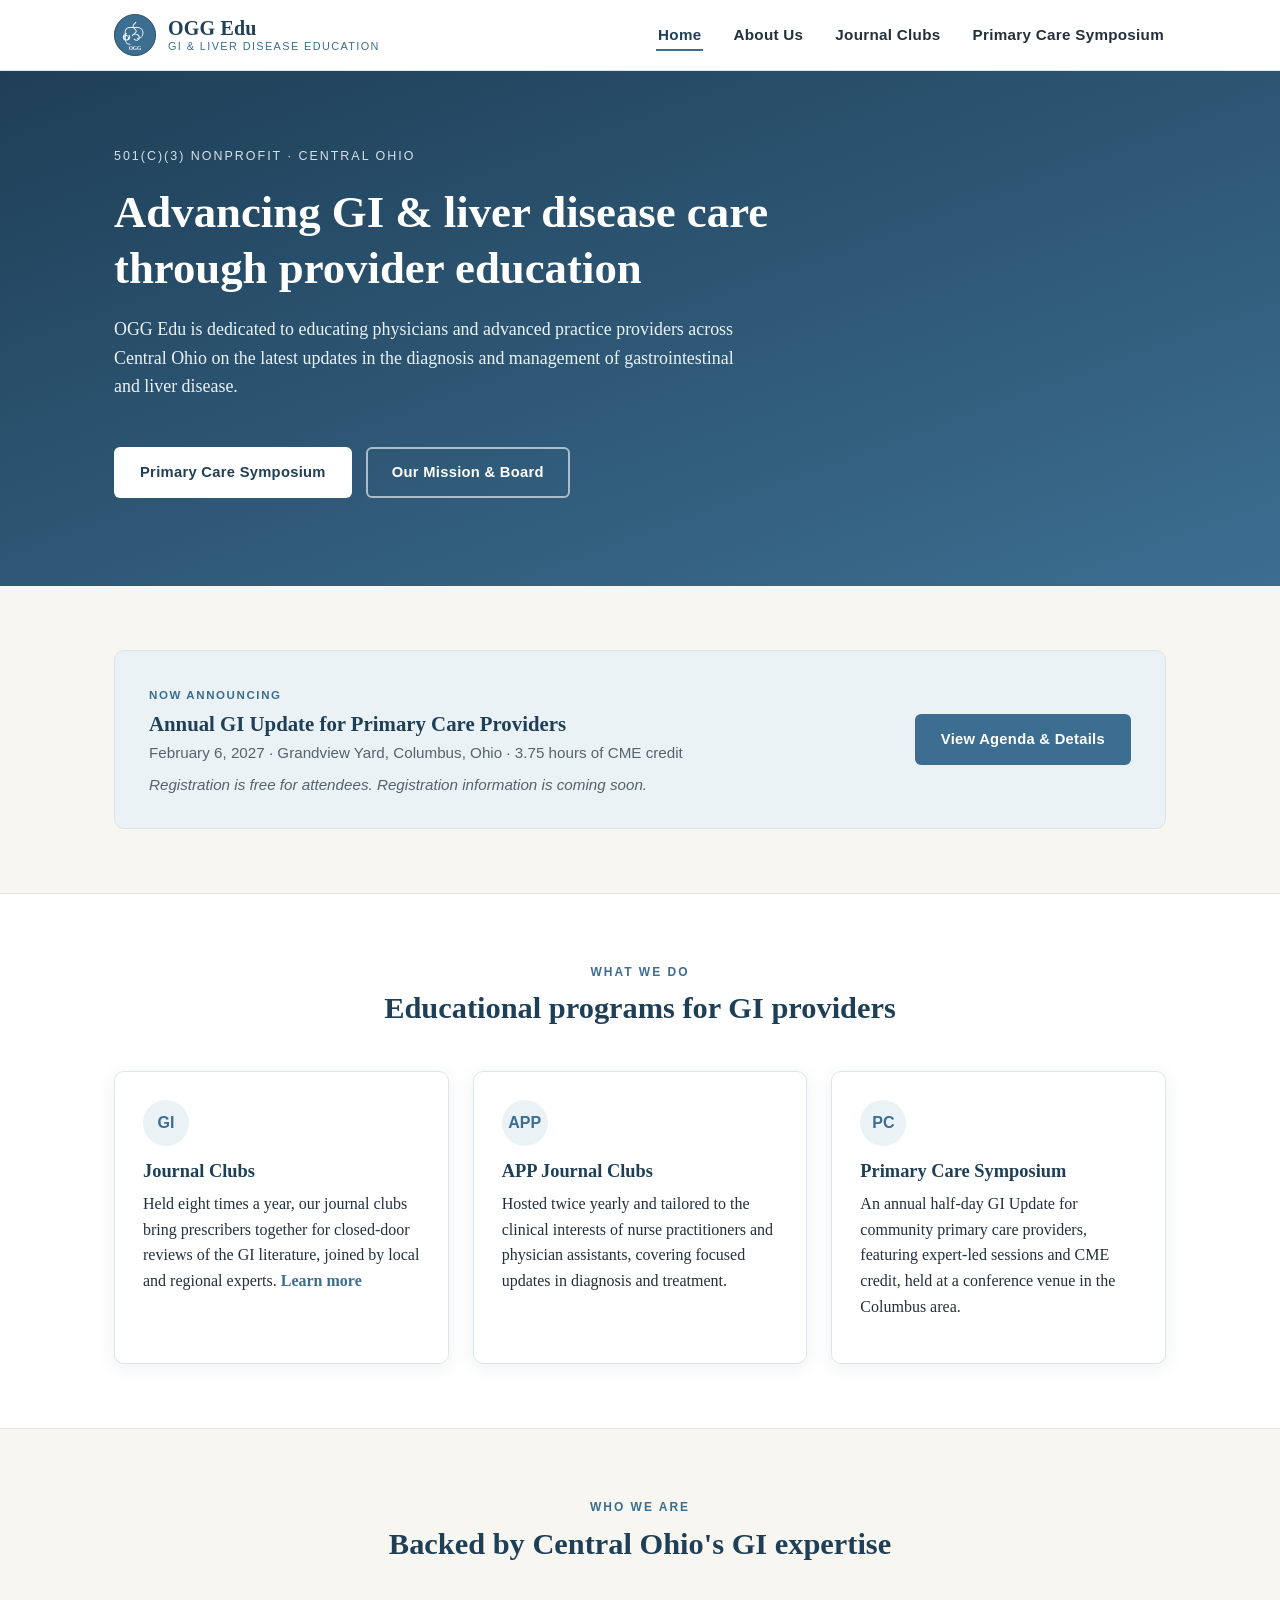
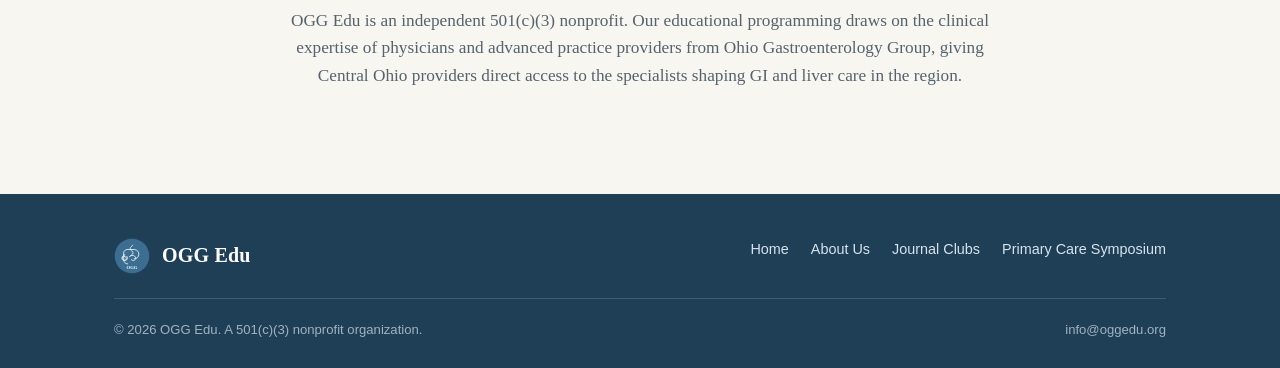
<file: index.html>
<!DOCTYPE html>
<html lang="en">
<head>
<meta charset="UTF-8" />
<meta name="viewport" content="width=device-width, initial-scale=1.0" />
<title>OGG Edu — GI &amp; Liver Disease Education for Central Ohio Providers</title>
<meta name="description" content="OGG Edu is a 501(c)(3) nonprofit dedicated to educating providers in Central Ohio on the latest updates in GI and liver disease care." />
<link rel="icon" href="assets/logo.svg" type="image/svg+xml" />
<link rel="stylesheet" href="styles.css" />
</head>
<body>

<header class="site-header">
  <div class="container">
    <a class="brand" href="index.html" style="text-decoration:none;">
      <img src="assets/logo.svg" alt="OGG Edu logo" />
      <span class="brand-text">
        <span class="org-name">OGG Edu</span>
        <span class="org-tagline">GI &amp; Liver Disease Education</span>
      </span>
    </a>
    <nav class="main-nav">
      <ul>
        <li><a href="index.html" class="active">Home</a></li>
        <li><a href="about.html">About Us</a></li>
        <li><a href="journal-clubs.html">Journal Clubs</a></li>
        <li><a href="symposium.html">Primary Care Symposium</a></li>
      </ul>
    </nav>
  </div>
</header>

<section class="hero">
  <div class="container">
    <span class="eyebrow">501(c)(3) Nonprofit &middot; Central Ohio</span>
    <h1>Advancing GI &amp; liver disease care through provider education</h1>
    <p class="lede">OGG Edu is dedicated to educating physicians and advanced practice providers across Central Ohio on the latest updates in the diagnosis and management of gastrointestinal and liver disease.</p>
    <div class="cta-row">
      <a class="btn btn-primary" href="symposium.html">Primary Care Symposium</a>
      <a class="btn btn-outline" href="about.html">Our Mission &amp; Board</a>
    </div>
  </div>
</section>

<section>
  <div class="container">
    <div class="callout">
      <div class="callout-text">
        <span class="label">Now Announcing</span>
        <h3>Annual GI Update for Primary Care Providers</h3>
        <p>February 6, 2027 &middot; Grandview Yard, Columbus, Ohio &middot; 3.75 hours of CME credit</p>
        <p style="margin-top:8px;font-style:italic;color:var(--ink-soft);">Registration is free for attendees. Registration information is coming soon.</p>
      </div>
      <a class="btn btn-solid" href="symposium.html">View Agenda &amp; Details</a>
    </div>
  </div>
</section>

<section class="alt">
  <div class="container">
    <div class="section-heading">
      <span class="eyebrow">What We Do</span>
      <h2>Educational programs for GI providers</h2>
    </div>
    <div class="grid-3">
      <div class="card">
        <div class="icon-badge">GI</div>
        <h3>Journal Clubs</h3>
        <p>Held eight times a year, our journal clubs bring prescribers together for closed-door reviews of the GI literature, joined by local and regional experts. <a href="journal-clubs.html" style="color:var(--blue);font-weight:700;">Learn more</a></p>
      </div>
      <div class="card">
        <div class="icon-badge">APP</div>
        <h3>APP Journal Clubs</h3>
        <p>Hosted twice yearly and tailored to the clinical interests of nurse practitioners and physician assistants, covering focused updates in diagnosis and treatment.</p>
      </div>
      <div class="card">
        <div class="icon-badge">PC</div>
        <h3>Primary Care Symposium</h3>
        <p>An annual half-day GI Update for community primary care providers, featuring expert-led sessions and CME credit, held at a conference venue in the Columbus area.</p>
      </div>
    </div>
  </div>
</section>

<section>
  <div class="container">
    <div class="section-heading">
      <span class="eyebrow">Who We Are</span>
      <h2>Backed by Central Ohio's GI expertise</h2>
    </div>
    <p style="max-width:700px;margin:0 auto;text-align:center;font-size:1.08rem;color:var(--ink-soft);">OGG Edu is an independent 501(c)(3) nonprofit. Our educational programming draws on the clinical expertise of physicians and advanced practice providers from Ohio Gastroenterology Group, giving Central Ohio providers direct access to the specialists shaping GI and liver care in the region.</p>
  </div>
</section>

<footer class="site-footer">
  <div class="container">
    <div class="footer-top">
      <a class="brand" href="index.html" style="text-decoration:none;">
        <img src="assets/logo.svg" alt="OGG Edu logo" style="width:36px;height:36px;" />
        <span class="brand-text">
          <span class="org-name">OGG Edu</span>
        </span>
      </a>
      <nav>
        <ul>
          <li><a href="index.html">Home</a></li>
          <li><a href="about.html">About Us</a></li>
          <li><a href="journal-clubs.html">Journal Clubs</a></li>
        <li><a href="symposium.html">Primary Care Symposium</a></li>
        </ul>
      </nav>
    </div>
    <div class="footer-bottom">
      <span>&copy; 2026 OGG Edu. A 501(c)(3) nonprofit organization.</span>
      <span><!-- TODO: replace with real contact email -->info@oggedu.org</span>
    </div>
  </div>
</footer>

</body>
</html>
</file>
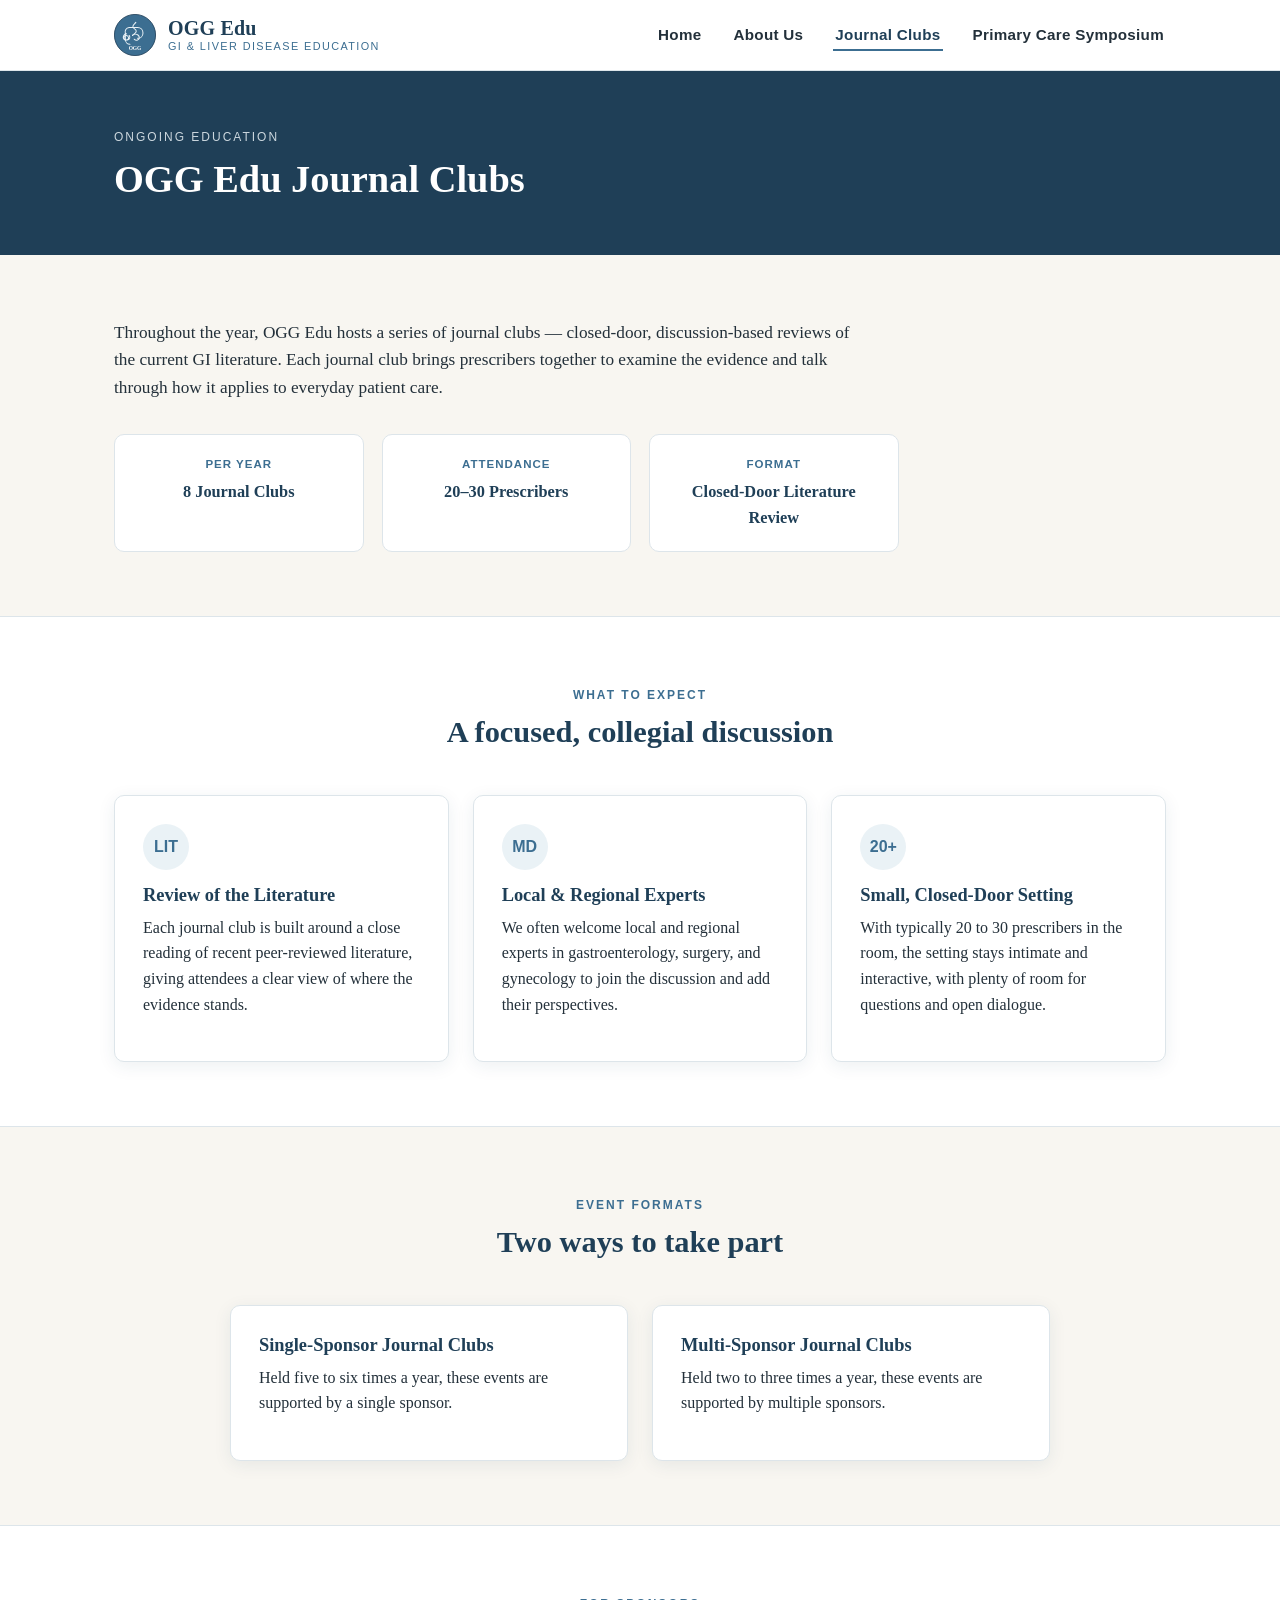
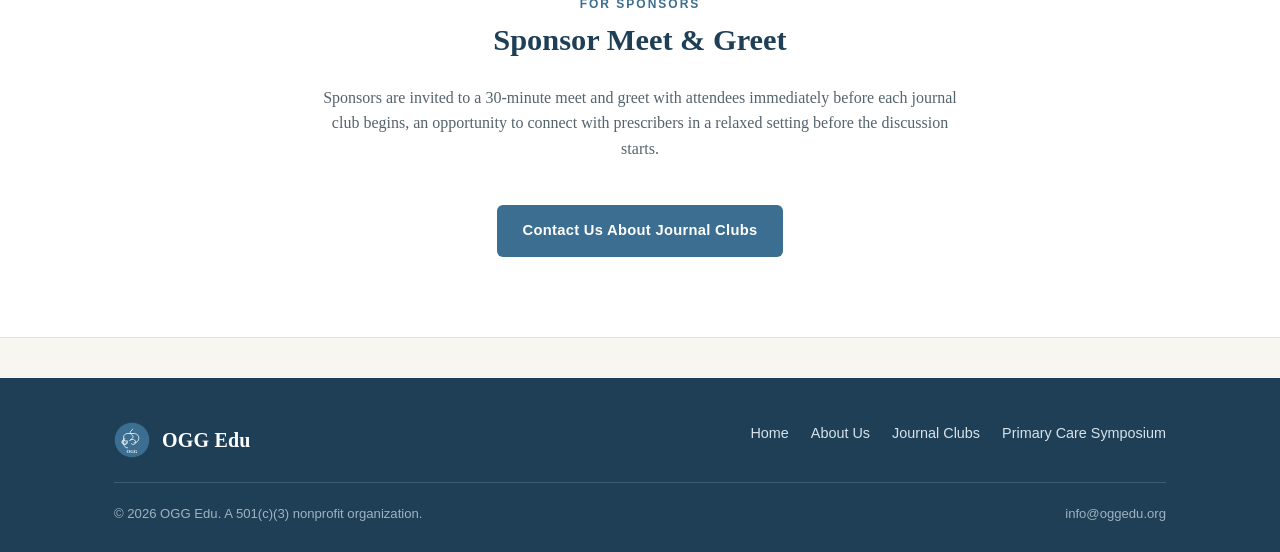
<file: journal-clubs.html>
<!DOCTYPE html>
<html lang="en">
<head>
<meta charset="UTF-8" />
<meta name="viewport" content="width=device-width, initial-scale=1.0" />
<title>Journal Clubs — OGG Edu</title>
<meta name="description" content="OGG Edu hosts eight GI journal clubs each year: closed-door reviews of the literature with local and regional experts, attended by 20 to 30 prescribers." />
<link rel="icon" href="assets/logo.svg" type="image/svg+xml" />
<link rel="stylesheet" href="styles.css" />
</head>
<body>

<header class="site-header">
  <div class="container">
    <a class="brand" href="index.html" style="text-decoration:none;">
      <img src="assets/logo.svg" alt="OGG Edu logo" />
      <span class="brand-text">
        <span class="org-name">OGG Edu</span>
        <span class="org-tagline">GI &amp; Liver Disease Education</span>
      </span>
    </a>
    <nav class="main-nav">
      <ul>
        <li><a href="index.html">Home</a></li>
        <li><a href="about.html">About Us</a></li>
        <li><a href="journal-clubs.html" class="active">Journal Clubs</a></li>
        <li><a href="symposium.html">Primary Care Symposium</a></li>
      </ul>
    </nav>
  </div>
</header>

<div class="page-header">
  <div class="container">
    <span class="eyebrow">Ongoing Education</span>
    <h1>OGG Edu Journal Clubs</h1>
  </div>
</div>

<section>
  <div class="container">
    <p style="max-width:760px;font-size:1.08rem;">Throughout the year, OGG Edu hosts a series of journal clubs &mdash; closed-door, discussion-based reviews of the current GI literature. Each journal club brings prescribers together to examine the evidence and talk through how it applies to everyday patient care.</p>

    <div class="event-details mt-32">
      <div class="detail-item">
        <div class="detail-label">Per Year</div>
        <div class="detail-value">8 Journal Clubs</div>
      </div>
      <div class="detail-item">
        <div class="detail-label">Attendance</div>
        <div class="detail-value">20&ndash;30 Prescribers</div>
      </div>
      <div class="detail-item">
        <div class="detail-label">Format</div>
        <div class="detail-value">Closed-Door Literature Review</div>
      </div>
    </div>
  </div>
</section>

<section class="alt">
  <div class="container">
    <div class="section-heading">
      <span class="eyebrow">What to Expect</span>
      <h2>A focused, collegial discussion</h2>
    </div>
    <div class="grid-3">
      <div class="card">
        <div class="icon-badge">LIT</div>
        <h3>Review of the Literature</h3>
        <p>Each journal club is built around a close reading of recent peer-reviewed literature, giving attendees a clear view of where the evidence stands.</p>
      </div>
      <div class="card">
        <div class="icon-badge">MD</div>
        <h3>Local &amp; Regional Experts</h3>
        <p>We often welcome local and regional experts in gastroenterology, surgery, and gynecology to join the discussion and add their perspectives.</p>
      </div>
      <div class="card">
        <div class="icon-badge">20+</div>
        <h3>Small, Closed-Door Setting</h3>
        <p>With typically 20 to 30 prescribers in the room, the setting stays intimate and interactive, with plenty of room for questions and open dialogue.</p>
      </div>
    </div>
  </div>
</section>

<section>
  <div class="container">
    <div class="section-heading">
      <span class="eyebrow">Event Formats</span>
      <h2>Two ways to take part</h2>
    </div>
    <div class="grid-3" style="grid-template-columns:repeat(auto-fit,minmax(280px,1fr));max-width:820px;margin:0 auto;">
      <div class="card">
        <h3>Single-Sponsor Journal Clubs</h3>
        <p>Held five to six times a year, these events are supported by a single sponsor.</p>
      </div>
      <div class="card">
        <h3>Multi-Sponsor Journal Clubs</h3>
        <p>Held two to three times a year, these events are supported by multiple sponsors.</p>
      </div>
    </div>
  </div>
</section>

<section class="alt">
  <div class="container">
    <div class="section-heading">
      <span class="eyebrow">For Sponsors</span>
      <h2>Sponsor Meet &amp; Greet</h2>
      <p style="max-width:640px;margin:12px auto 0;color:var(--ink-soft);">Sponsors are invited to a 30-minute meet and greet with attendees immediately before each journal club begins, an opportunity to connect with prescribers in a relaxed setting before the discussion starts.</p>
    </div>
    <p class="text-center mt-32">
      <a class="btn btn-solid" href="mailto:info@oggedu.org?subject=Journal%20Club%20Inquiry">Contact Us About Journal Clubs</a>
    </p>
  </div>
</section>

<footer class="site-footer">
  <div class="container">
    <div class="footer-top">
      <a class="brand" href="index.html" style="text-decoration:none;">
        <img src="assets/logo.svg" alt="OGG Edu logo" style="width:36px;height:36px;" />
        <span class="brand-text">
          <span class="org-name">OGG Edu</span>
        </span>
      </a>
      <nav>
        <ul>
          <li><a href="index.html">Home</a></li>
          <li><a href="about.html">About Us</a></li>
          <li><a href="journal-clubs.html">Journal Clubs</a></li>
          <li><a href="symposium.html">Primary Care Symposium</a></li>
        </ul>
      </nav>
    </div>
    <div class="footer-bottom">
      <span>&copy; 2026 OGG Edu. A 501(c)(3) nonprofit organization.</span>
      <span>info@oggedu.org</span>
    </div>
  </div>
</footer>

</body>
</html>
</file>
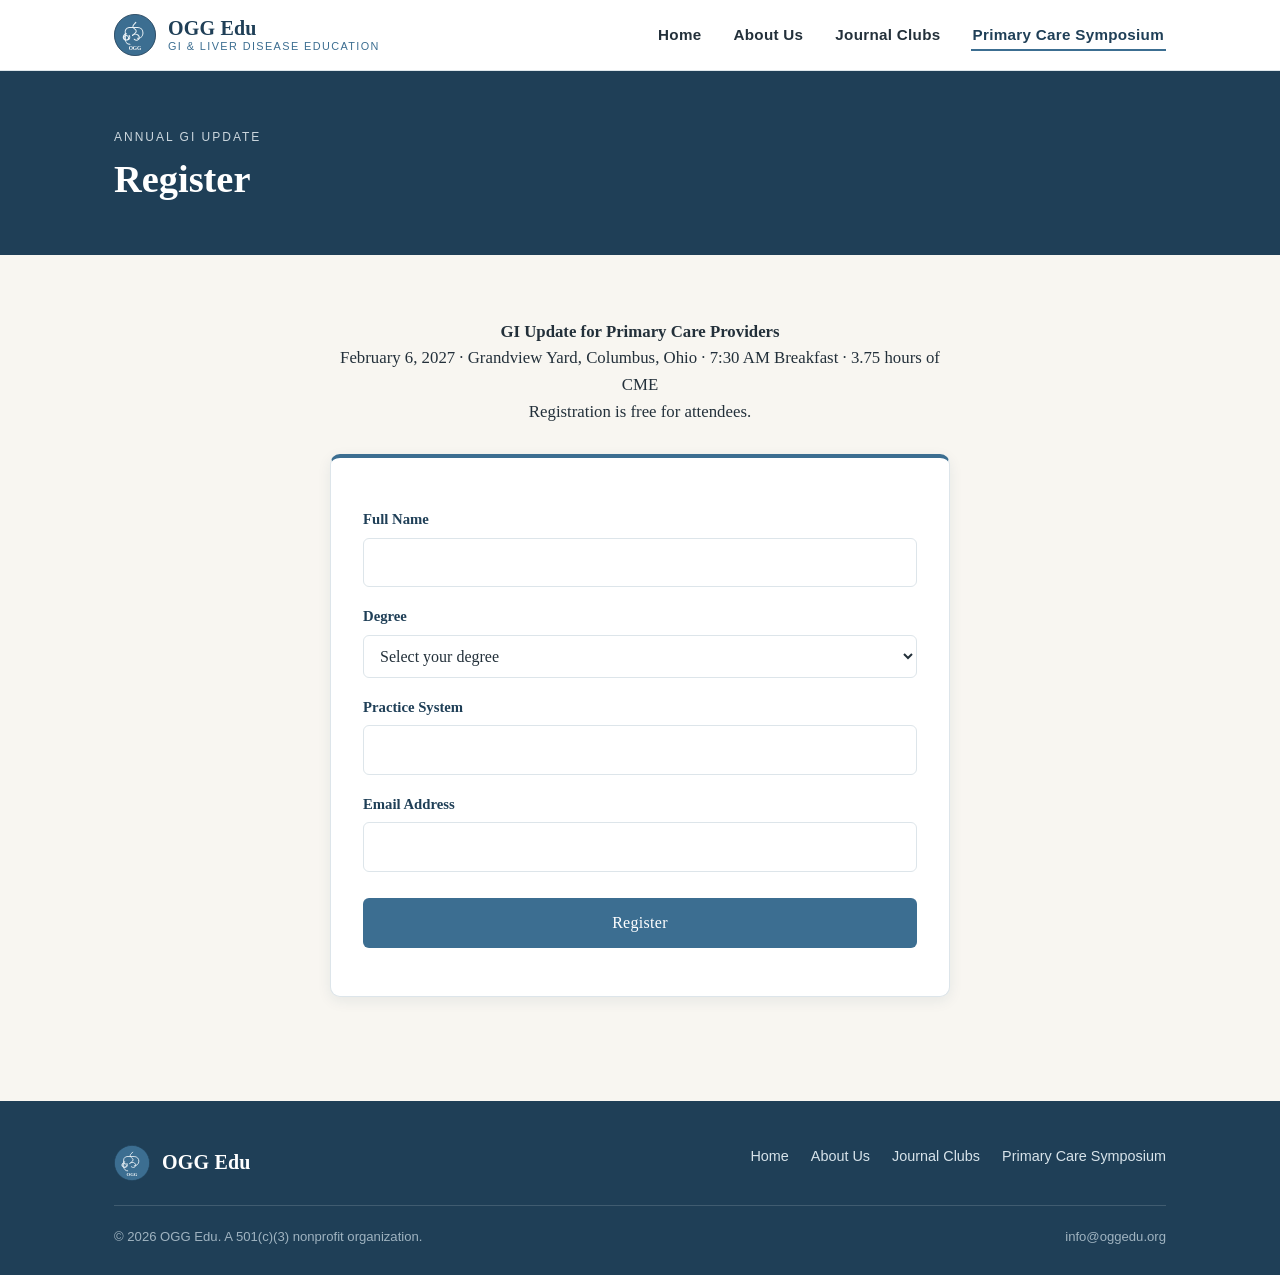
<file: register.html>
<!DOCTYPE html>
<html lang="en">
<head>
<meta charset="UTF-8" />
<meta name="viewport" content="width=device-width, initial-scale=1.0" />
<title>Register — Primary Care Symposium — OGG Edu</title>
<meta name="description" content="Register for the Annual GI Update for Primary Care Providers, February 6, 2027 at Grandview Yard, Columbus, Ohio. Registration is free." />
<link rel="icon" href="assets/logo.svg" type="image/svg+xml" />
<link rel="stylesheet" href="styles.css" />
<style>
  .reg-card { max-width: 620px; margin: 0 auto; background: #fff; border: 1px solid var(--border); border-top: 4px solid var(--blue); border-radius: 10px; padding: 32px; box-shadow: 0 4px 14px rgba(31,63,87,0.08); }
  .reg-card label { display: block; font-weight: 700; color: var(--navy); font-size: 0.92rem; margin: 18px 0 6px; }
  .reg-card input[type=text], .reg-card input[type=email], .reg-card select { width: 100%; padding: 11px 12px; border: 1px solid var(--border); border-radius: 6px; font: inherit; color: var(--ink); background: #fff; }
  .reg-card input:focus, .reg-card select:focus { outline: 2px solid var(--blue-light); border-color: var(--blue); }
  .reg-card .btn { margin-top: 26px; border: 0; cursor: pointer; font: inherit; width: 100%; }
  .hp { position: absolute; left: -9999px; }
  #other-wrap { display: none; }
  #reg-msg { margin-top: 16px; text-align: center; font-weight: 600; }
  #reg-msg.ok { color: #2e7d4f; }
  #reg-msg.err { color: #b3402f; }
</style>
</head>
<body>

<header class="site-header">
  <div class="container">
    <a class="brand" href="index.html" style="text-decoration:none;">
      <img src="assets/logo.svg" alt="OGG Edu logo" />
      <span class="brand-text">
        <span class="org-name">OGG Edu</span>
        <span class="org-tagline">GI &amp; Liver Disease Education</span>
      </span>
    </a>
    <nav class="main-nav">
      <ul>
        <li><a href="index.html">Home</a></li>
        <li><a href="about.html">About Us</a></li>
        <li><a href="journal-clubs.html">Journal Clubs</a></li>
        <li><a href="symposium.html" class="active">Primary Care Symposium</a></li>
      </ul>
    </nav>
  </div>
</header>

<div class="page-header">
  <div class="container">
    <span class="eyebrow">Annual GI Update</span>
    <h1>Register</h1>
  </div>
</div>

<section>
  <div class="container">
    <p class="text-center" style="max-width:620px;margin:0 auto 28px;font-size:1.05rem;">
      <strong>GI Update for Primary Care Providers</strong><br />
      February 6, 2027 &middot; Grandview Yard, Columbus, Ohio &middot; 7:30 AM Breakfast &middot; 3.75 hours of CME<br />
      Registration is free for attendees.
    </p>

    <div class="reg-card">
      <form id="reg-form">
        <input type="text" name="website" class="hp" tabindex="-1" autocomplete="off" />

        <label for="name">Full Name</label>
        <input type="text" id="name" name="Name" required autocomplete="name" />

        <label for="degree">Degree</label>
        <select id="degree" name="Degree" required>
          <option value="" disabled selected>Select your degree</option>
          <option>MD</option>
          <option>DO</option>
          <option>NP</option>
          <option>APP</option>
          <option>Other</option>
        </select>

        <div id="other-wrap">
          <label for="degree-other">Please specify</label>
          <input type="text" id="degree-other" name="Degree (Other)" />
        </div>

        <label for="practice">Practice System</label>
        <input type="text" id="practice" name="Practice System" required />

        <label for="email">Email Address</label>
        <input type="email" id="email" name="email" required autocomplete="email" />

        <button type="submit" class="btn btn-solid" id="submit-btn">Register</button>
        <div id="reg-msg" role="status"></div>
      </form>
    </div>
  </div>
</section>

<footer class="site-footer">
  <div class="container">
    <div class="footer-top">
      <a class="brand" href="index.html" style="text-decoration:none;">
        <img src="assets/logo.svg" alt="OGG Edu logo" style="width:36px;height:36px;" />
        <span class="brand-text"><span class="org-name">OGG Edu</span></span>
      </a>
      <nav>
        <ul>
          <li><a href="index.html">Home</a></li>
          <li><a href="about.html">About Us</a></li>
          <li><a href="journal-clubs.html">Journal Clubs</a></li>
        <li><a href="symposium.html">Primary Care Symposium</a></li>
        </ul>
      </nav>
    </div>
    <div class="footer-bottom">
      <span>&copy; 2026 OGG Edu. A 501(c)(3) nonprofit organization.</span>
      <span>info@oggedu.org</span>
    </div>
  </div>
</footer>

<script>
  // Paste your deployed Google Apps Script web app URL here (see setup steps)
  const SCRIPT_URL = 'https://script.google.com/macros/s/AKfycbyHG14vtd77I71RH8tWNgdYVIRqdVgkr4QpaHgkk3pC9kgpkJfGmKrly_0UX5gLakfJBA/exec';
  const form = document.getElementById('reg-form');
  const degree = document.getElementById('degree');
  const otherWrap = document.getElementById('other-wrap');
  const otherInput = document.getElementById('degree-other');
  const msg = document.getElementById('reg-msg');
  const btn = document.getElementById('submit-btn');

  degree.addEventListener('change', () => {
    const isOther = degree.value === 'Other';
    otherWrap.style.display = isOther ? 'block' : 'none';
    otherInput.required = isOther;
  });

  form.addEventListener('submit', async (e) => {
    e.preventDefault();
    btn.disabled = true; btn.textContent = 'Submitting...';
    msg.className = ''; msg.textContent = '';
    try {
      if (SCRIPT_URL.indexOf('PASTE_') === 0) throw new Error('not configured');
      // no-cors: the browser can't read Apps Script's reply, but the data is delivered
      await fetch(SCRIPT_URL, {
        method: 'POST',
        mode: 'no-cors',
        body: new URLSearchParams(new FormData(form))
      });
      form.reset(); otherWrap.style.display = 'none';
      msg.className = 'ok';
      msg.textContent = "Thank you! Your registration has been received. We'll be in touch with more details.";
      btn.textContent = 'Registered';
    } catch (err) {
      msg.className = 'err';
      msg.textContent = 'Something went wrong. Please try again or email info@oggedu.org.';
      btn.disabled = false; btn.textContent = 'Register';
    }
  });
</script>

</body>
</html>
</file>
<file: styles.css>
/* ============================================
   OGG Edu — Shared Stylesheet
   ============================================ */

:root {
  --navy: #1f3f57;
  --blue: #3c6e91;
  --blue-light: #6fa3c2;
  --blue-pale: #eaf2f6;
  --cream: #f8f6f1;
  --ink: #23303a;
  --ink-soft: #55636c;
  --border: #dde5ea;
  --gold: #b98b3e;
  --silver: #9aa7b0;
  --silver-dark: #707d86;
  --radius: 10px;
  --max-width: 1100px;
  --shadow: 0 4px 18px rgba(31, 63, 87, 0.08);
}

* {
  box-sizing: border-box;
}

html {
  scroll-behavior: smooth;
}

body {
  margin: 0;
  font-family: "Georgia", "Iowan Old Style", "Palatino Linotype", serif;
  color: var(--ink);
  background: var(--cream);
  line-height: 1.6;
}

h1, h2, h3, h4 {
  font-family: "Georgia", "Palatino Linotype", serif;
  color: var(--navy);
  line-height: 1.25;
  margin-top: 0;
}

a {
  color: var(--blue);
  text-decoration: none;
}

a:hover {
  color: var(--navy);
  text-decoration: underline;
}

p {
  margin: 0 0 1em 0;
}

img {
  max-width: 100%;
  display: block;
}

.container {
  max-width: var(--max-width);
  margin: 0 auto;
  padding: 0 24px;
}

/* ---------- Header / Nav ---------- */

.site-header {
  background: #ffffff;
  border-bottom: 1px solid var(--border);
  position: sticky;
  top: 0;
  z-index: 100;
}

.site-header .container {
  display: flex;
  align-items: center;
  justify-content: space-between;
  padding-top: 14px;
  padding-bottom: 14px;
  flex-wrap: wrap;
  gap: 12px;
}

.brand {
  display: flex;
  align-items: center;
  gap: 12px;
}

.brand img {
  width: 42px;
  height: 42px;
}

.brand-text {
  display: flex;
  flex-direction: column;
  line-height: 1.15;
}

.brand-text .org-name {
  font-weight: 700;
  font-size: 1.25rem;
  color: var(--navy);
  letter-spacing: 0.2px;
}

.brand-text .org-tagline {
  font-family: "Helvetica Neue", Arial, sans-serif;
  font-size: 0.68rem;
  text-transform: uppercase;
  letter-spacing: 1.4px;
  color: var(--blue);
}

nav.main-nav ul {
  list-style: none;
  display: flex;
  gap: 28px;
  margin: 0;
  padding: 0;
  font-family: "Helvetica Neue", Arial, sans-serif;
}

nav.main-nav a {
  color: var(--ink);
  font-size: 0.95rem;
  font-weight: 600;
  letter-spacing: 0.3px;
  padding: 6px 2px;
  border-bottom: 2px solid transparent;
}

nav.main-nav a:hover,
nav.main-nav a.active {
  color: var(--navy);
  border-bottom: 2px solid var(--blue);
  text-decoration: none;
}

/* ---------- Hero ---------- */

.hero {
  background: linear-gradient(160deg, var(--navy) 0%, var(--blue) 100%);
  color: #fff;
  padding: 76px 0 88px;
}

.hero .container {
  display: flex;
  flex-direction: column;
  align-items: flex-start;
  gap: 18px;
}

.hero .eyebrow {
  font-family: "Helvetica Neue", Arial, sans-serif;
  text-transform: uppercase;
  letter-spacing: 2px;
  font-size: 0.78rem;
  color: var(--blue-pale);
  opacity: 0.9;
}

.hero h1 {
  color: #fff;
  font-size: clamp(2rem, 4vw, 2.8rem);
  max-width: 720px;
  margin: 0;
}

.hero p.lede {
  max-width: 620px;
  font-size: 1.12rem;
  color: #eaf2f6;
}

.hero .cta-row {
  display: flex;
  gap: 14px;
  flex-wrap: wrap;
  margin-top: 10px;
}

/* ---------- Buttons ---------- */

.btn {
  display: inline-block;
  font-family: "Helvetica Neue", Arial, sans-serif;
  font-weight: 600;
  font-size: 0.92rem;
  letter-spacing: 0.3px;
  padding: 12px 24px;
  border-radius: 6px;
  border: 2px solid transparent;
  cursor: pointer;
  transition: all 0.15s ease;
}

.btn-primary {
  background: #fff;
  color: var(--navy);
}

.btn-primary:hover {
  background: var(--blue-pale);
  text-decoration: none;
}

.btn-outline {
  background: transparent;
  color: #fff;
  border-color: rgba(255, 255, 255, 0.6);
}

.btn-outline:hover {
  background: rgba(255, 255, 255, 0.12);
  text-decoration: none;
}

.btn-solid {
  background: var(--blue);
  color: #fff;
}

.btn-solid:hover {
  background: var(--navy);
  color: #fff;
  text-decoration: none;
}

/* ---------- Sections ---------- */

section {
  padding: 64px 0;
}

section.alt {
  background: #ffffff;
  border-top: 1px solid var(--border);
  border-bottom: 1px solid var(--border);
}

.section-heading {
  text-align: center;
  max-width: 700px;
  margin: 0 auto 44px;
}

.section-heading .eyebrow {
  font-family: "Helvetica Neue", Arial, sans-serif;
  text-transform: uppercase;
  letter-spacing: 2px;
  font-size: 0.75rem;
  color: var(--blue);
  font-weight: 700;
}

.section-heading h2 {
  font-size: 1.9rem;
  margin-top: 6px;
}

/* ---------- Cards / Grids ---------- */

.grid-3 {
  display: grid;
  grid-template-columns: repeat(3, 1fr);
  gap: 24px;
}

.grid-2 {
  display: grid;
  grid-template-columns: repeat(2, 1fr);
  gap: 28px;
}

@media (max-width: 820px) {
  .grid-3 {
    grid-template-columns: 1fr;
  }
  .grid-2 {
    grid-template-columns: 1fr;
  }
}

.card {
  background: #fff;
  border: 1px solid var(--border);
  border-radius: var(--radius);
  padding: 28px;
  box-shadow: var(--shadow);
}

.card h3 {
  font-size: 1.15rem;
  margin-bottom: 8px;
}

.card .icon-badge {
  width: 46px;
  height: 46px;
  border-radius: 50%;
  background: var(--blue-pale);
  display: flex;
  align-items: center;
  justify-content: center;
  margin-bottom: 14px;
  color: var(--blue);
  font-weight: 700;
  font-family: "Helvetica Neue", Arial, sans-serif;
}

/* ---------- Callout banner ---------- */

.callout {
  background: var(--blue-pale);
  border: 1px solid var(--border);
  border-radius: var(--radius);
  padding: 30px 34px;
  display: flex;
  align-items: center;
  justify-content: space-between;
  gap: 20px;
  flex-wrap: wrap;
}

.callout .callout-text .label {
  font-family: "Helvetica Neue", Arial, sans-serif;
  text-transform: uppercase;
  letter-spacing: 1.6px;
  font-size: 0.72rem;
  color: var(--blue);
  font-weight: 700;
}

.callout .callout-text h3 {
  margin: 4px 0 4px;
  font-size: 1.3rem;
}

.callout .callout-text p {
  margin: 0;
  color: var(--ink-soft);
  font-family: "Helvetica Neue", Arial, sans-serif;
  font-size: 0.95rem;
}

/* ---------- Page header (interior pages) ---------- */

.page-header {
  background: var(--navy);
  color: #fff;
  padding: 52px 0;
}

.page-header .eyebrow {
  font-family: "Helvetica Neue", Arial, sans-serif;
  text-transform: uppercase;
  letter-spacing: 2px;
  font-size: 0.75rem;
  color: var(--blue-pale);
  opacity: 0.85;
}

.page-header h1 {
  color: #fff;
  margin: 6px 0 0;
  font-size: clamp(1.8rem, 3.5vw, 2.4rem);
}

/* ---------- Mission block ---------- */

.mission-block {
  background: #fff;
  border-left: 4px solid var(--gold);
  border-radius: 4px;
  padding: 30px 34px;
  box-shadow: var(--shadow);
  font-size: 1.12rem;
  color: var(--navy);
  font-style: italic;
}

/* ---------- Stats ---------- */

.stats-row {
  display: grid;
  grid-template-columns: repeat(4, 1fr);
  gap: 20px;
  text-align: center;
}

@media (max-width: 820px) {
  .stats-row {
    grid-template-columns: repeat(2, 1fr);
  }
}

.stat {
  padding: 18px 8px;
}

.stat .num {
  font-size: 2rem;
  font-weight: 700;
  color: var(--blue);
  font-family: "Helvetica Neue", Arial, sans-serif;
}

.stat .label {
  font-family: "Helvetica Neue", Arial, sans-serif;
  font-size: 0.85rem;
  color: var(--ink-soft);
  text-transform: uppercase;
  letter-spacing: 0.6px;
}

/* ---------- Board of Directors ---------- */

.board-grid {
  display: grid;
  grid-template-columns: repeat(auto-fit, minmax(190px, 1fr));
  gap: 22px;
}

@media (max-width: 820px) {
  .board-grid {
    grid-template-columns: repeat(2, 1fr);
  }
}
@media (max-width: 560px) {
  .board-grid {
    grid-template-columns: 1fr;
  }
}

.board-card {
  background: #fff;
  border: 1px solid var(--border);
  border-radius: var(--radius);
  padding: 22px;
  text-align: center;
}

.board-card .avatar {
  width: 88px;
  height: 88px;
  border-radius: 50%;
  background: var(--blue-pale);
  color: var(--blue);
  font-family: "Helvetica Neue", Arial, sans-serif;
  font-weight: 700;
  font-size: 1.2rem;
  display: flex;
  align-items: center;
  justify-content: center;
  margin: 0 auto 12px;
  overflow: hidden;
}

.board-card .avatar img {
  width: 100%;
  height: 100%;
  object-fit: cover;
  border-radius: 50%;
}

.board-card .name {
  font-weight: 700;
  color: var(--navy);
  font-size: 1.02rem;
}

.board-card .role {
  font-family: "Helvetica Neue", Arial, sans-serif;
  font-size: 0.78rem;
  text-transform: uppercase;
  letter-spacing: 0.6px;
  color: var(--blue);
  margin: 4px 0 10px;
}

.board-card .bio {
  font-size: 0.88rem;
  color: var(--ink-soft);
  font-family: "Helvetica Neue", Arial, sans-serif;
  margin: 0;
}

.placeholder-note {
  font-family: "Helvetica Neue", Arial, sans-serif;
  font-size: 0.82rem;
  color: var(--ink-soft);
  text-align: center;
  margin-top: 26px;
  padding: 12px 16px;
  background: #fff8e8;
  border: 1px dashed #d9c27e;
  border-radius: 6px;
}

/* ---------- Event details ---------- */

.event-details {
  display: grid;
  grid-template-columns: repeat(4, 1fr);
  gap: 18px;
}

@media (max-width: 820px) {
  .event-details {
    grid-template-columns: repeat(2, 1fr);
  }
}

.detail-item {
  background: #fff;
  border: 1px solid var(--border);
  border-radius: var(--radius);
  padding: 20px;
  text-align: center;
}

.detail-item .detail-label {
  font-family: "Helvetica Neue", Arial, sans-serif;
  text-transform: uppercase;
  letter-spacing: 1px;
  font-size: 0.72rem;
  color: var(--blue);
  font-weight: 700;
  margin-bottom: 6px;
}

.detail-item .detail-value {
  font-weight: 700;
  color: var(--navy);
  font-size: 1.02rem;
}

/* ---------- Agenda table ---------- */

.agenda-table {
  width: 100%;
  border-collapse: collapse;
  background: #fff;
  border-radius: var(--radius);
  overflow: hidden;
  box-shadow: var(--shadow);
}

.agenda-table th {
  background: var(--navy);
  color: #fff;
  font-family: "Helvetica Neue", Arial, sans-serif;
  text-transform: uppercase;
  letter-spacing: 0.8px;
  font-size: 0.78rem;
  text-align: left;
  padding: 14px 18px;
}

.agenda-table td {
  padding: 15px 18px;
  border-bottom: 1px solid var(--border);
  font-size: 0.98rem;
  vertical-align: top;
}

.agenda-table tr:last-child td {
  border-bottom: none;
}

.agenda-table .time-col {
  white-space: nowrap;
  font-family: "Helvetica Neue", Arial, sans-serif;
  font-weight: 700;
  color: var(--blue);
  width: 190px;
}

.agenda-table .speaker {
  color: var(--ink-soft);
  font-style: italic;
}

.agenda-table tr.break-row td {
  background: var(--blue-pale);
  font-style: italic;
  color: var(--ink-soft);
}

/* ---------- Sponsorship tiers ---------- */

.tier-grid {
  display: grid;
  grid-template-columns: repeat(2, 1fr);
  gap: 26px;
}

@media (max-width: 820px) {
  .tier-grid {
    grid-template-columns: 1fr;
  }
}

.tier-card {
  background: #fff;
  border-radius: var(--radius);
  padding: 32px;
  box-shadow: var(--shadow);
  border-top: 5px solid var(--border);
}

.tier-card.platinum {
  border-top-color: var(--silver);
}

.tier-card.gold {
  border-top-color: var(--gold);
}

.tier-card .tier-name {
  font-family: "Helvetica Neue", Arial, sans-serif;
  text-transform: uppercase;
  letter-spacing: 1.2px;
  font-size: 0.82rem;
  font-weight: 700;
}

.tier-card.platinum .tier-name {
  color: var(--silver-dark);
}

.tier-card.gold .tier-name {
  color: var(--gold);
}

.tier-card .tier-price {
  font-size: 2.1rem;
  font-weight: 700;
  color: var(--navy);
  margin: 6px 0 18px;
}

.tier-card ul {
  margin: 0;
  padding-left: 20px;
}

.tier-card li {
  margin-bottom: 10px;
  font-size: 0.98rem;
}

/* ---------- Footer ---------- */

.site-footer {
  background: var(--navy);
  color: #d7e3ea;
  padding: 44px 0 28px;
  margin-top: 40px;
}

.site-footer .footer-top {
  display: flex;
  justify-content: space-between;
  flex-wrap: wrap;
  gap: 24px;
  padding-bottom: 24px;
  border-bottom: 1px solid rgba(255, 255, 255, 0.15);
}

.site-footer .brand-text .org-name {
  color: #fff;
}

.site-footer nav ul {
  list-style: none;
  display: flex;
  gap: 22px;
  padding: 0;
  margin: 0;
  font-family: "Helvetica Neue", Arial, sans-serif;
  font-size: 0.9rem;
}

.site-footer a {
  color: #d7e3ea;
}

.site-footer a:hover {
  color: #fff;
}

.footer-bottom {
  padding-top: 20px;
  font-family: "Helvetica Neue", Arial, sans-serif;
  font-size: 0.82rem;
  color: #9fb3c0;
  display: flex;
  justify-content: space-between;
  flex-wrap: wrap;
  gap: 8px;
}

/* ---------- Utility ---------- */

.text-center {
  text-align: center;
}

.mt-32 {
  margin-top: 32px;
}
</file>
